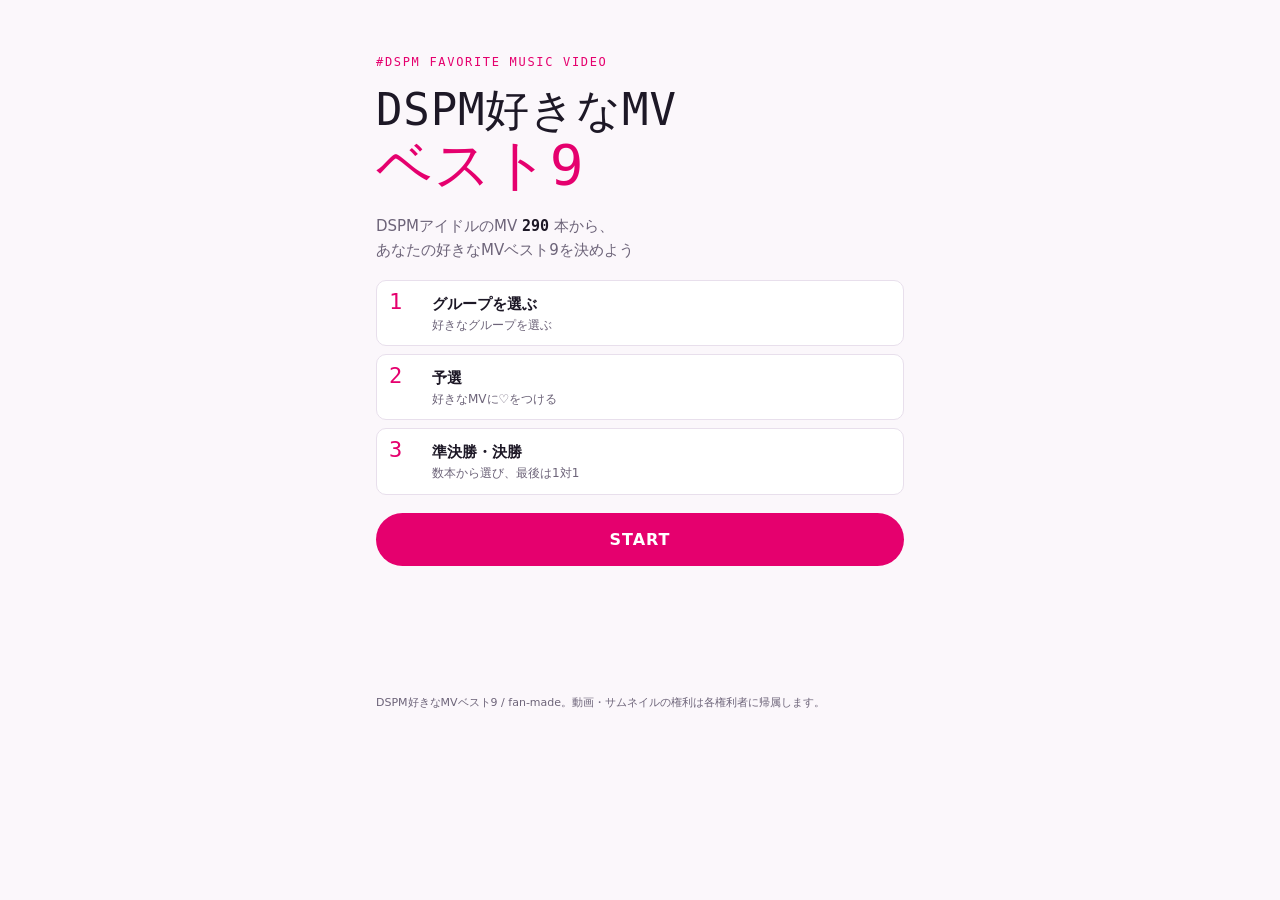
<file: index.html>
<!doctype html>
<html lang="ja">
<head>
<meta charset="utf-8">
<meta name="viewport" content="width=device-width,initial-scale=1,viewport-fit=cover">
<meta http-equiv="Content-Security-Policy" content="default-src 'none'; script-src 'self'; style-src 'self' https://fonts.googleapis.com; font-src https://fonts.gstatic.com; img-src 'self' https://i.ytimg.com blob:; connect-src 'self'; base-uri 'none'; form-action 'none'; object-src 'none'">
<meta name="referrer" content="strict-origin-when-cross-origin">
<title>DSPM好きなMVベスト9</title>
<meta name="description" content="DSPMアイドルのMV290本から、あなたの好きなMVベスト9を決めるファンメイドサイト。#DSPM好きMV9選">
<!-- OGP：公開後、og:url と og:image を GitHub Pages の絶対URLに書き換える -->
<meta property="og:type" content="website">
<meta property="og:title" content="DSPM好きなMVベスト9">
<meta property="og:description" content="DSPMアイドルのMV290本から、あなたの好きなMVベスト9を決めよう。#DSPM好きMV9選">
<meta property="og:url" content="https://wwdmp.github.io/dspm-mv-best9/">
<meta property="og:image" content="https://wwdmp.github.io/dspm-mv-best9/og-image.png">
<meta property="og:image:width" content="1200">
<meta property="og:image:height" content="630">
<meta name="twitter:card" content="summary_large_image">
<link rel="preconnect" href="https://fonts.googleapis.com">
<link rel="stylesheet" href="https://fonts.googleapis.com/css2?family=DotGothic16&family=Zen+Kaku+Gothic+New:wght@400;500;700;900&family=JetBrains+Mono:wght@500;700&display=swap">
<link rel="stylesheet" href="style.css?v=27">
</head>
<body>
<div id="app">

  <!-- START -->
  <section id="s-start" class="screen active">
    <div class="hero">
      <p class="eyebrow">#DSPM FAVORITE MUSIC VIDEO</p>
      <h1>DSPM好きなMV<br><span>ベスト9</span></h1>
      <p class="lead">DSPMアイドルのMV <b class="mono" id="totalMv"></b> 本から、<br>あなたの好きなMVベスト9を決めよう</p>
      <ol class="steps">
        <li><b>グループを選ぶ</b><span>好きなグループを選ぶ</span></li>
        <li><b>予選</b><span>好きなMVに♡をつける</span></li>
        <li><b>準決勝・決勝</b><span>数本から選び、最後は1対1</span></li>
      </ol>
      <button class="primary" id="startBtn">START</button>
      <button class="ghost" id="resumeBtn" hidden>続きから</button>
      <p class="note" id="resumeNote" hidden>前回の途中データがある。「スタート」を押すと消える。</p>
    </div>
  </section>

  <!-- GROUPS -->
  <section id="s-groups" class="screen">
    <button class="back" data-back>‹ 戻る</button>
    <header class="phase"><span>STEP 1</span><b>グループを選ぶ</b></header>
    <p class="inst">好きなグループを選んでください。ここで選んだグループのMVが予選に出ます。</p>
    <div class="presets" id="presets">
      <button data-p="all">全部</button>
      <button data-p="active">現役</button>
      <button data-p="ended">活動終了</button>
      <button data-p="none">クリア</button>
    </div>
    <div id="groupList"></div>
    <div class="dock">
      <span class="dock-count"><b class="mono" id="grpMvCount">0</b>本</span>
      <button class="primary" id="groupsNext" disabled>予選へ</button>
    </div>
  </section>

  <!-- QUALIFY -->
  <section id="s-qual" class="screen">
    <button class="back" data-back>‹ 戻る</button>
    <header class="phase"><span>STEP 2</span><b>予選</b></header>
    <p class="inst">好きなMVをタップして♡をつけて。30本まで選択可能(最低9本)<br>▶ YouTubeを押すとMVを見れるよ</p>
    <div id="qualList"></div>
    <div class="dock">
      <span class="dock-count">♡ <b class="mono" id="heartCount">0</b>本</span>
      <span class="dock-hint" id="heartHint">あと9本</span>
      <button class="primary" id="qualNext" disabled>次へ</button>
    </div>
  </section>

  <!-- BETWEEN -->
  <section id="s-between" class="screen">
    <button class="back" data-back>‹ 戻る</button>
    <div class="hero">
      <p class="eyebrow mono" id="bwEyebrow"></p>
      <h2 id="bwTitle"></h2>
      <p class="lead" id="bwText"></p>
      <button class="primary" id="bwBtn"></button>
    </div>
  </section>

  <!-- SEMI -->
  <section id="s-semi" class="screen">
    <button class="back" data-back>‹ 戻る</button>
    <header class="phase"><span>準決勝</span><b class="mono" id="semiCount"></b></header>
    <div class="progress"><div id="semiBar"></div></div>
    <p class="inst center" id="semiInst"></p>
    <div class="qgrid" id="semiGrid"></div>
    <div class="dock">
      <span class="dock-count"><b class="mono" id="semiSel">0</b> / <span id="semiNeed"></span></span>
      <button class="primary" id="semiNext" disabled>決定</button>
    </div>
  </section>

  <!-- DUEL -->
  <section id="s-duel" class="screen">
    <button class="back" data-back>‹ 戻る</button>
    <header class="phase"><span>決勝</span><b class="mono" id="duelCount"></b></header>
    <div class="progress"><div id="duelBar"></div></div>
    <p class="inst center">好きなほうをタップ</p>
    <div class="duel">
      <button class="fighter" id="fA"></button>
      <div class="vs">VS</div>
      <button class="fighter" id="fB"></button>
    </div>
  </section>

  <!-- RESULT -->
  <section id="s-result" class="screen">
    <button class="back" data-back>‹ 戻る</button>
    <p class="shot-reminder">スクショ忘れずにね！</p>
    <div class="result" id="resultCard">
      <p class="eyebrow">MY DSPM BEST 9 MV</p>
      <ol class="best9" id="best9"></ol>
      <p class="sig">#DSPM好きMV9選</p>
    </div>
    <div class="result-actions">
      <button class="primary x" id="shareBtn">Xでシェア<small>(結果はスクショして貼り付けてね)</small></button>
      <p class="note" id="shareFallback" hidden><a id="shareWeb" href="#" target="_blank" rel="noopener">Xアプリが開かないときはこちら</a></p>
      <button class="ghost" id="saveImgBtn">結果を画像で保存</button>
      <button class="ghost" id="restartBtn">もう一度やる</button>
    </div>
  </section>

</div>

<!-- 保存用画像（スマホ：長押しで保存） -->
<div class="imgsheet" id="imgSheet" hidden>
  <div class="imgsheet-inner">
    <p class="imgsheet-msg" id="imgSheetMsg">画像を長押しして保存してね</p>
    <img id="imgSheetImg" alt="DSPM好きなMVベスト9 の結果">
    <button class="primary" id="imgSheetClose">閉じる</button>
  </div>
</div>
<footer class="foot">DSPM好きなMVベスト9 / fan-made。動画・サムネイルの権利は各権利者に帰属します。</footer>
<script src="data.js?v=27"></script>
<script src="app.js?v=27"></script>
</body>
</html>
</file>
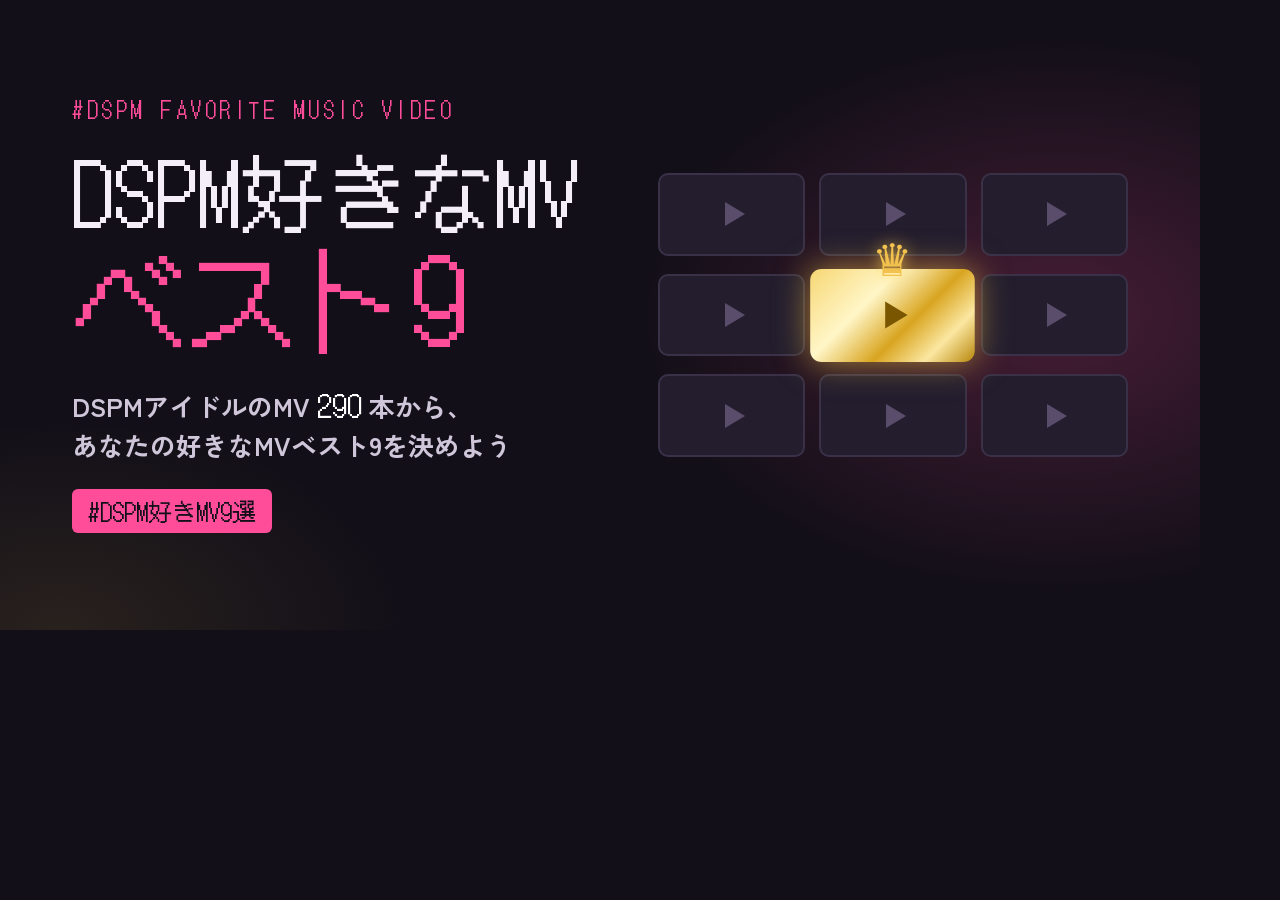
<file: og/og.html>
<!doctype html>
<html lang="ja"><head><meta charset="utf-8">
<link rel="stylesheet" href="https://fonts.googleapis.com/css2?family=DotGothic16&family=Zen+Kaku+Gothic+New:wght@500;700;900&display=swap">
<style>
*{box-sizing:border-box;margin:0}
html,body{width:1200px;height:630px;overflow:hidden}
body{background:#120f18;color:#f3eef7;font-family:"Zen Kaku Gothic New",sans-serif;position:relative}
body::before{content:"";position:absolute;inset:0;background:
  radial-gradient(600px 400px at 88% 50%,rgba(255,77,154,.22),transparent 70%),
  radial-gradient(500px 300px at 5% 100%,rgba(242,193,78,.10),transparent 70%)}
.wrap{position:absolute;inset:0;display:grid;grid-template-columns:1fr 470px;gap:40px;padding:64px 72px;align-items:center}
.eyebrow{font:400 22px/1 "DotGothic16",monospace;letter-spacing:.16em;color:#ff4d9a}
h1{margin-top:26px;font:400 84px/1.08 "DotGothic16",monospace;letter-spacing:.01em}
h1 span{display:block;color:#ff4d9a;font-size:112px}
.lead{margin-top:26px;font-size:26px;font-weight:700;color:#cfc6da}
.lead b{color:#fff;font-family:"DotGothic16",monospace;font-weight:400;font-size:30px}
.tag{margin-top:26px;display:inline-block;font:400 24px/1 "DotGothic16",monospace;color:#120f18;background:#ff4d9a;padding:10px 16px;border-radius:6px}
.grid{display:grid;grid-template-columns:repeat(3,1fr);gap:18px 14px;position:relative}
.c{aspect-ratio:16/9;border-radius:10px;background:#231d2e;border:2px solid #3a3148;display:grid;place-items:center}
.c::after{content:"";width:0;height:0;border-left:20px solid #5a4d6c;border-top:12px solid transparent;border-bottom:12px solid transparent;margin-left:6px}
.c.top{position:relative;background:linear-gradient(135deg,#f7d774,#fff6c8 35%,#d9a520 60%,#fbe7a1 80%,#b8860b);border:0;transform:scale(1.12);box-shadow:0 0 30px rgba(255,205,70,.6)}
.c.top::after{border-left-color:#7a5600}
.crown{position:absolute;left:50%;top:-40px;transform:translateX(-50%);font-size:40px;color:#f2c14e;text-shadow:0 0 14px rgba(255,210,80,.8)}
</style></head>
<body><div class="wrap">
  <div>
    <p class="eyebrow">#DSPM FAVORITE MUSIC VIDEO</p>
    <h1>DSPM好きなMV<span>ベスト9</span></h1>
    <p class="lead">DSPMアイドルのMV <b>290</b> 本から、<br>あなたの好きなMVベスト9を決めよう</p>
    <p class="tag">#DSPM好きMV9選</p>
  </div>
  <div class="grid">
    <div class="c"></div><div class="c"></div><div class="c"></div>
    <div class="c"></div><div class="c top"><span class="crown">♛</span></div><div class="c"></div>
    <div class="c"></div><div class="c"></div><div class="c"></div>
  </div>
</div></body></html>
</file>
<file: style.css>
:root{
  --bg:#fbf7fb; --panel:#ffffff; --ink:#1d1826; --sub:#6d6479; --line:#e8dfec;
  --accent:#e5006e; --accent-ink:#ffffff; --accent-weak:#fde3ef;
  --gold:#b98200; --silver:#7d8793; --bronze:#a8612e;
  --shadow:0 1px 2px rgba(40,10,40,.06),0 4px 14px rgba(40,10,40,.05);
  color-scheme:light;
}
@media (prefers-color-scheme:dark){
  :root{
    --bg:#120f18; --panel:#1d1826; --ink:#f3eef7; --sub:#a79db3; --line:#342c40;
    --accent:#ff4d9a; --accent-ink:#1a0610; --accent-weak:#3a1628;
    --gold:#f2c14e; --silver:#c3cbd4; --bronze:#e0955b;
    --shadow:none; color-scheme:dark;
  }
}
*{box-sizing:border-box}
html,body{margin:0}
body{background:var(--bg);color:var(--ink);font:15px/1.6 "Zen Kaku Gothic New",system-ui,-apple-system,sans-serif;-webkit-tap-highlight-color:transparent}
.mono{font-family:"JetBrains Mono",ui-monospace,monospace;font-variant-numeric:tabular-nums}
button{font:inherit;color:inherit;cursor:pointer}
:focus-visible{outline:2px solid var(--accent);outline-offset:2px}
#app{max-width:560px;margin:0 auto;padding-inline:16px;padding-top:env(safe-area-inset-top,0px)}
.screen{display:none;padding-block:20px 120px}
.screen.active{display:block}

/* ---------- hero ---------- */
.hero{padding-block:36px 8px;display:flex;flex-direction:column;gap:18px}
.eyebrow{margin:0;font:400 12px/1 "DotGothic16",monospace;letter-spacing:.14em;color:var(--accent)}
h1{margin:0;font:400 44px/1.1 "DotGothic16",monospace;letter-spacing:.02em}
h1 span{color:var(--accent);font-size:56px}
h2{margin:0;font:400 30px/1.2 "DotGothic16",monospace;text-wrap:balance}
.lead{margin:0;color:var(--sub);font-size:15px}
.lead b{color:var(--ink)}
.steps{list-style:none;margin:0;padding:0;display:grid;gap:8px;counter-reset:s}
.steps li{counter-increment:s;display:grid;grid-template-columns:2.2em 1fr;column-gap:10px;align-items:baseline;padding:10px 12px;background:var(--panel);border:1px solid var(--line);border-radius:10px}
.steps li::before{content:counter(s);grid-row:span 2;font:400 22px/1 "DotGothic16",monospace;color:var(--accent)}
.steps b{font-size:15px}
.steps span{font-size:12px;color:var(--sub)}

.primary{appearance:none;border:0;border-radius:999px;background:var(--accent);color:var(--accent-ink);font-weight:900;font-size:16px;letter-spacing:.06em;padding:14px 28px;min-height:48px}
.primary:disabled{opacity:.35;cursor:not-allowed}
.ghost{appearance:none;background:transparent;border:1px solid var(--line);border-radius:999px;padding:8px 16px;color:var(--sub)}
.ghost:disabled{opacity:.35}
.small{font-size:13px}

/* ---------- phase header ---------- */
.phase{display:flex;align-items:baseline;gap:10px;border-bottom:2px solid var(--ink);padding-bottom:8px}
.phase span{font:400 13px/1 "DotGothic16",monospace;color:var(--accent);letter-spacing:.1em}
.phase b{font-size:20px}
.inst{color:var(--sub);font-size:13px;margin:10px 0 14px}
.center{text-align:center}

/* ---------- groups ---------- */
.presets{display:flex;gap:8px;flex-wrap:wrap;margin-bottom:14px}
.presets button{appearance:none;border:1px solid var(--line);background:var(--panel);border-radius:999px;padding:6px 14px;font-size:13px;font-weight:700}
.gsec{margin-top:18px}
.gsec h3{margin:0 0 8px;font-size:12px;letter-spacing:.14em;color:var(--sub)}
.chips{display:flex;flex-wrap:wrap;gap:8px}
.chip{appearance:none;border:1.5px solid var(--line);background:var(--panel);border-radius:999px;padding:8px 12px;font-size:14px;font-weight:700;display:inline-flex;gap:6px;align-items:baseline;min-height:40px}
.chip small{font-family:"JetBrains Mono",monospace;font-size:11px;color:var(--sub);font-weight:500}
.chip[aria-pressed="true"]{background:var(--accent);border-color:var(--accent);color:var(--accent-ink)}
.chip[aria-pressed="true"] small{color:inherit;opacity:.8}

/* ---------- dock ---------- */
.dock{position:fixed;left:0;right:0;bottom:0;z-index:20;display:flex;align-items:center;gap:12px;
  padding:12px max(16px,calc((100% - 560px)/2 + 16px));padding-bottom:calc(12px + env(safe-area-inset-bottom,0px));
  background:color-mix(in srgb,var(--bg) 88%,transparent);backdrop-filter:blur(10px);border-top:1px solid var(--line)}
.screen:not(.active) .dock{display:none}
.dock-count{font-weight:700}
.dock-count b{font-size:22px}
.dock-hint{font-size:12px;color:var(--sub)}
.dock .primary{margin-left:auto;padding:12px 22px}

/* ---------- qualify ---------- */
.qsec{margin-top:22px}
.qhead{position:sticky;top:0;z-index:5;display:flex;align-items:baseline;gap:8px;padding:8px 0;background:var(--bg)}
.qhead h3{margin:0;font-size:17px}
.qhead small{color:var(--sub);font-size:12px}
.qhead .hc{margin-left:auto;font-size:12px;color:var(--accent);font-weight:700}
.qgrid{display:grid;grid-template-columns:repeat(2,minmax(0,1fr));gap:10px}
.mv{position:relative;display:flex;flex-direction:column;background:var(--panel);border:2px solid var(--line);border-radius:10px;overflow:hidden;text-align:left;padding:0;box-shadow:var(--shadow);transition:transform .08s,border-color .12s}
.mv:active{transform:scale(.98)}
.mv[aria-pressed="true"]{border-color:var(--accent)}
.thumb{position:relative;aspect-ratio:16/9;background:var(--line)}
.thumb img{width:100%;height:100%;object-fit:cover;display:block}
.heart{position:absolute;right:6px;top:6px;width:30px;height:30px;border-radius:50%;display:grid;place-items:center;background:rgba(0,0,0,.45);color:#fff;font-size:16px;line-height:1}
.mv[aria-pressed="true"] .heart{background:var(--accent);color:var(--accent-ink)}
.mv .t{padding:6px 8px 8px;font-size:13px;font-weight:700;line-height:1.35;overflow-wrap:anywhere}
.play{position:absolute;left:6px;bottom:6px;display:inline-flex;align-items:center;gap:4px;background:rgba(0,0,0,.72);color:#fff;text-decoration:none;font-size:11px;font-weight:700;padding:4px 8px;border-radius:999px}
.play:hover{background:#000}

/* ---------- duel ---------- */
.progress{height:6px;background:var(--line);border-radius:3px;margin-top:10px;overflow:hidden}
#duelBar{height:100%;width:0;background:var(--accent);transition:width .2s}
.duel{display:flex;flex-direction:column;gap:6px}
.fighter{appearance:none;background:var(--panel);border:2px solid var(--line);border-radius:12px;padding:0;overflow:hidden;text-align:left;box-shadow:var(--shadow);transition:transform .08s,border-color .12s}
.fighter:active{transform:scale(.985);border-color:var(--accent)}
.fighter .t{padding:8px 12px 2px;font-size:17px;font-weight:900;line-height:1.35;overflow-wrap:anywhere}
.fighter .g{padding:0 12px 10px;font-size:12px;color:var(--sub)}
.fighter .play{font-size:12px;padding:5px 10px}
.vs{text-align:center;font:400 18px/1 "DotGothic16",monospace;color:var(--accent);letter-spacing:.2em}
#undoBtn{display:block;margin:16px auto 0}

/* ---------- result ---------- */
.result{background:var(--panel);border:1px solid var(--line);border-radius:14px;padding:18px 14px 14px;box-shadow:var(--shadow);display:flex;flex-direction:column;gap:12px}
.loyal{display:flex;flex-direction:column;gap:2px}
.loyal .who{font-size:13px;color:var(--sub)}
.loyal .big{font:400 40px/1.05 "DotGothic16",monospace;color:var(--accent)}
.loyal .big small{font-size:18px;color:var(--ink);margin-left:4px}
.loyal .title{font-weight:900;font-size:18px}
.best9{list-style:none;margin:0;padding:0;display:grid;grid-template-columns:repeat(3,minmax(0,1fr));gap:6px}
.best9 li{position:relative;display:flex;flex-direction:column;min-width:0}
.best9 .thumb{border-radius:6px;overflow:hidden}
.rank{position:absolute;left:4px;top:4px;z-index:2;min-width:22px;height:22px;padding:0 5px;border-radius:11px;display:grid;place-items:center;font:700 12px/1 "JetBrains Mono",monospace;background:rgba(0,0,0,.72);color:#fff}
.best9 .t{font-size:11px;font-weight:700;line-height:1.3;margin-top:3px;overflow-wrap:anywhere;display:-webkit-box;-webkit-line-clamp:2;-webkit-box-orient:vertical;overflow:hidden}
.best9 .g{font-size:10px;color:var(--sub);white-space:nowrap;overflow:hidden;text-overflow:ellipsis}
.best9 a{color:inherit;text-decoration:none}
.breakdown{display:grid;gap:4px}
.bd{display:grid;grid-template-columns:minmax(0,9em) 1fr 1.6em;gap:8px;align-items:center;font-size:12px}
.bd .n{white-space:nowrap;overflow:hidden;text-overflow:ellipsis}
.bd .tr{height:8px;background:var(--line);border-radius:4px;overflow:hidden}
.bd .fl{height:100%;background:var(--accent);border-radius:4px}
.bd .c{text-align:right;font-family:"JetBrains Mono",monospace}
.sig{margin:0;text-align:right;font:400 11px/1 "DotGothic16",monospace;color:var(--sub);letter-spacing:.08em}
.result-actions{display:flex;flex-direction:column;align-items:center;gap:10px;margin-top:18px}
.primary.x{background:var(--ink);color:var(--bg)}
#semiUndo{display:block;margin:16px auto 0}
#semiBar{height:100%;width:0;background:var(--accent);transition:width .2s}
.hero .note{text-align:left;margin:0}
.note{text-align:center;font-size:12px;color:var(--sub)}
.foot{max-width:560px;margin:0 auto;padding:0 16px calc(24px + env(safe-area-inset-bottom,0px));font-size:11px;color:var(--sub)}

@media (prefers-reduced-motion:reduce){*{transition:none!important}}
.mv .g{padding:0 8px 8px;margin-top:-4px;font-size:11px;color:var(--sub)}
.back{appearance:none;background:none;border:0;padding:4px 0 10px;color:var(--sub);font-size:14px;font-weight:700;min-height:36px}
.back:hover{color:var(--accent)}

/* 1位（中央）だけ豪華に */
.best9 li.top{z-index:1}
.best9 li.top .thumb{
  border-radius:8px;padding:4px;
  background:conic-gradient(from var(--ang,0deg),#f7d774,#fff6c8,#d9a520,#fbe7a1,#b8860b,#f7d774);
  box-shadow:0 0 0 1px rgba(185,130,0,.4),0 0 14px rgba(255,205,70,.65),0 6px 22px rgba(217,165,32,.5);
  transform:scale(1.07);transform-origin:center 60%;
  animation:spin 6s linear infinite;
}
.best9 li.top .thumb img{border-radius:5px}
.best9 li.top .thumb::after{
  content:"";position:absolute;inset:4px;border-radius:5px;pointer-events:none;
  background:linear-gradient(115deg,transparent 30%,rgba(255,255,255,.55) 45%,transparent 60%);
  background-size:250% 100%;animation:shine 3.2s ease-in-out infinite;
}
.best9 li.top .t{color:var(--gold);font-weight:900;margin-top:7px}
.crown{position:absolute;left:50%;top:-21px;transform:translateX(-50%);z-index:3;font-size:24px;line-height:1;color:#e0ad1f;text-shadow:0 1px 0 #8a6000,0 0 8px rgba(255,210,80,.8)}
.best9{padding-top:10px;row-gap:20px}
@property --ang{syntax:"<angle>";inherits:false;initial-value:0deg}
@keyframes spin{to{--ang:360deg}}
@keyframes shine{0%{background-position:150% 0}60%,100%{background-position:-60% 0}}
@media (prefers-reduced-motion:reduce){.best9 li.top .thumb,.best9 li.top .thumb::after{animation:none}}
.hero .ghost{min-height:48px;font-size:16px;font-weight:700}
#shareFallback a{color:var(--sub)}
.dock-hint.warn{color:var(--accent);font-weight:700;animation:nudge .3s}
@keyframes nudge{25%{transform:translateX(-3px)}75%{transform:translateX(3px)}}

/* 2位（銀）・3位（銅）：1位より控えめに、王冠と拡大はなし */
.best9 li.silver .thumb,.best9 li.bronze .thumb{border-radius:7px;padding:3px;animation:spin 8s linear infinite}
.best9 li.silver .thumb{
  background:conic-gradient(from var(--ang,0deg),#e9eef3,#ffffff,#9aa5b1,#dfe5ea,#7d8793,#e9eef3);
  box-shadow:0 0 0 1px rgba(125,135,147,.4),0 0 10px rgba(200,212,224,.55);
}
.best9 li.bronze .thumb{
  background:conic-gradient(from var(--ang,0deg),#e0a070,#fbd7b4,#a8612e,#e6ae80,#7f4520,#e0a070);
  box-shadow:0 0 0 1px rgba(168,97,46,.4),0 0 10px rgba(224,149,91,.5);
}
.best9 li.silver .thumb img,.best9 li.bronze .thumb img{border-radius:4px}
.best9 li.silver .thumb::after,.best9 li.bronze .thumb::after{
  content:"";position:absolute;inset:3px;border-radius:4px;pointer-events:none;
  background:linear-gradient(115deg,transparent 30%,rgba(255,255,255,.4) 45%,transparent 60%);
  background-size:250% 100%;animation:shine 4.5s ease-in-out infinite;
}
.best9 li.silver .thumb::after{animation-delay:.8s}
.best9 li.bronze .thumb::after{animation-delay:1.6s}
.best9 li.silver .t{color:var(--silver);margin-top:5px}
.best9 li.bronze .t{color:var(--bronze);margin-top:5px}
@media (prefers-reduced-motion:reduce){.best9 li.silver .thumb,.best9 li.bronze .thumb,.best9 li.silver .thumb::after,.best9 li.bronze .thumb::after{animation:none}}

/* 保存用画像シート */
.imgsheet{position:fixed;inset:0;z-index:50;background:rgba(10,8,14,.88);display:flex;align-items:center;justify-content:center;padding:calc(16px + env(safe-area-inset-top,0px)) 16px calc(16px + env(safe-area-inset-bottom,0px))}
.imgsheet[hidden]{display:none}
.imgsheet-inner{display:flex;flex-direction:column;align-items:center;gap:12px;max-height:100%;width:100%;max-width:520px}
.imgsheet-msg{margin:0;color:#fff;font-weight:700;font-size:15px}
.imgsheet img{display:block;max-width:100%;max-height:calc(100vh - 170px);height:auto;border-radius:10px;-webkit-touch-callout:default;user-select:auto}
#saveImgBtn:disabled{opacity:.5}


.shot-reminder{margin:0 0 10px;text-align:center;font-size:14px;font-weight:700;color:var(--accent);background:var(--accent-weak);border-radius:999px;padding:6px 12px}
.primary.x{display:flex;flex-direction:column;align-items:center;gap:2px;line-height:1.3;padding-block:10px}
.primary.x small{font-size:11px;font-weight:500;letter-spacing:0;opacity:.75}
</file>
